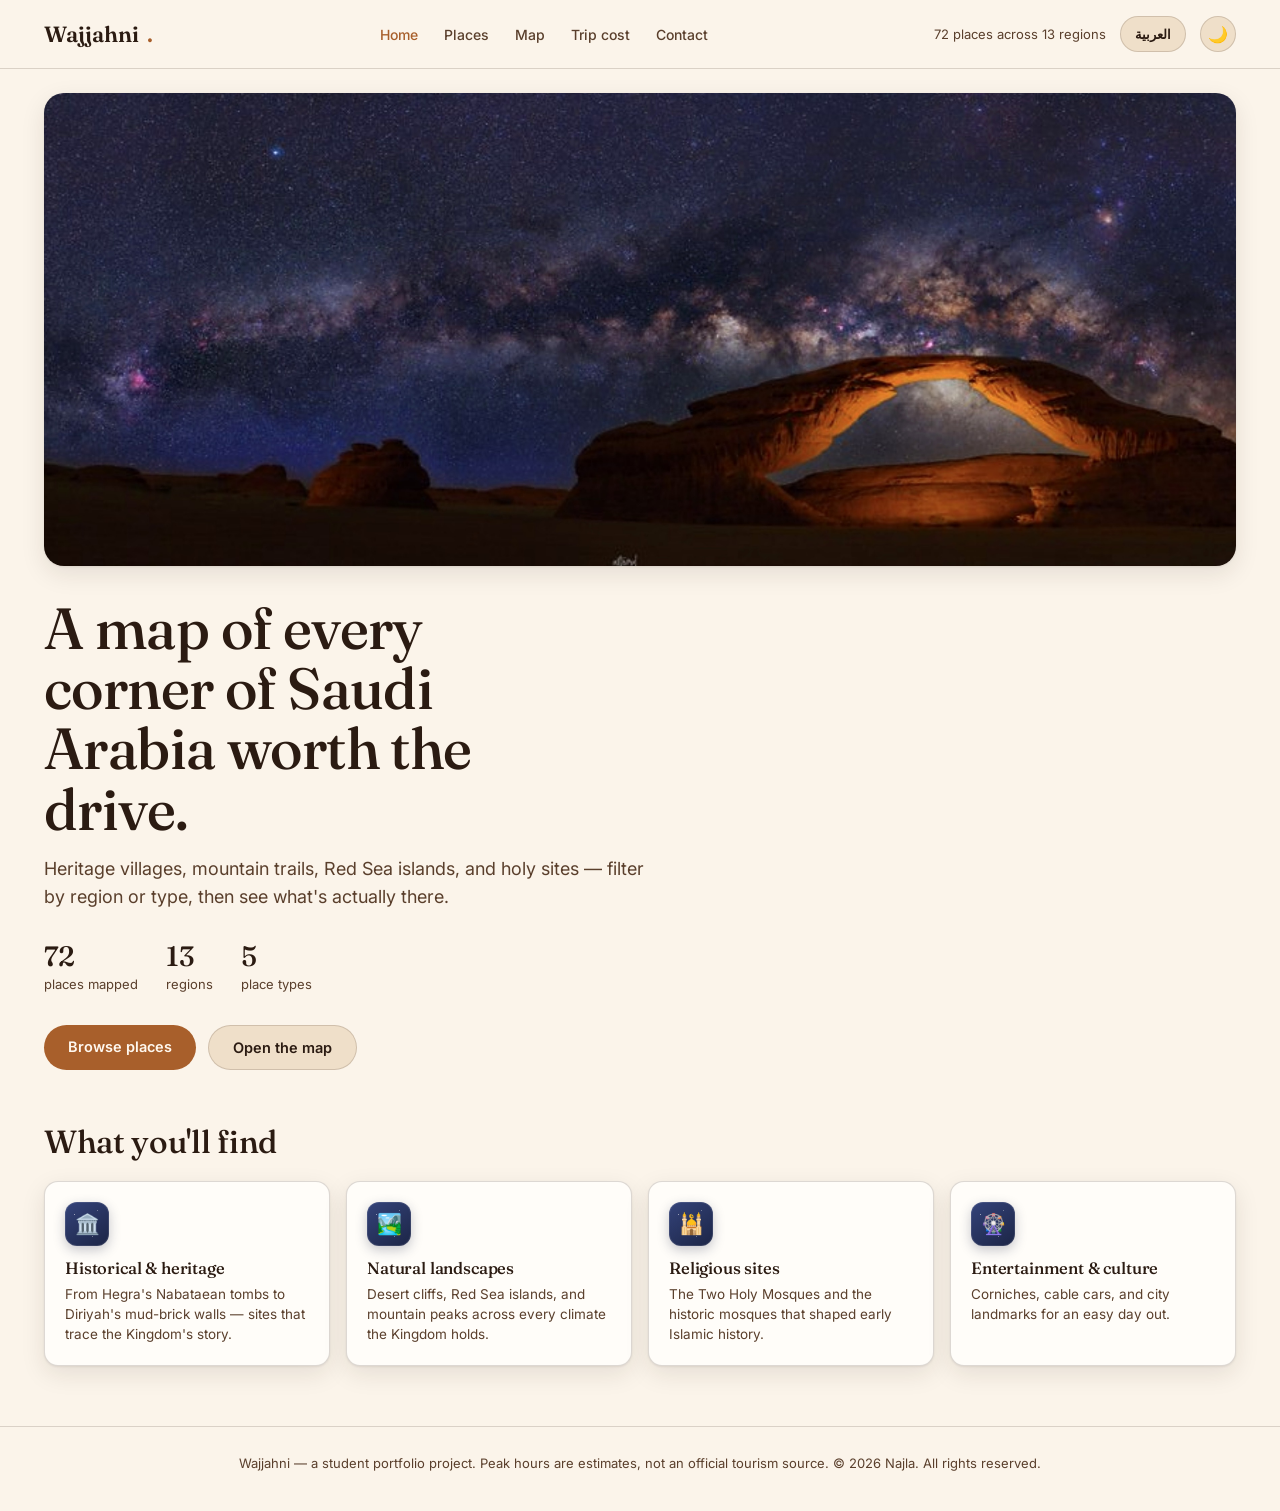
<file: index.html>
<!DOCTYPE html>
<html lang="en">
<head>
<meta charset="UTF-8">
<meta name="viewport" content="width=device-width, initial-scale=1, viewport-fit=cover">
<title>Wajjahni — Explore Saudi Arabia</title>
<link rel="preconnect" href="https://fonts.googleapis.com">
<link rel="preconnect" href="https://fonts.gstatic.com" crossorigin>
<link href="https://fonts.googleapis.com/css2?family=Fraunces:opsz,wght@9..144,400;9..144,500;9..144,600&family=Inter:wght@400;500;600;700&display=swap" rel="stylesheet">
<link rel="stylesheet" href="styles.css">
</head>
<body>

<header>
  <div class="nav">
    <div class="logo">Wajjahni<span>.</span></div>
    <nav class="nav-links" id="navLinks">
      <a href="index.html" data-i18n="nav.home">Home</a>
      <a href="places.html" data-i18n="nav.places">Places</a>
      <a href="map.html" data-i18n="nav.map">Map</a>
      <a href="planner.html" data-i18n="nav.planner">Trip cost</a>
      <a href="contact.html" data-i18n="nav.contact">Contact</a>
    </nav>
    <div class="nav-right">
      <div class="nav-meta" data-i18n="nav.meta">72 places across 13 regions</div>
      <button id="langToggle" class="lang-toggle">العربية</button>
      <button id="themeToggle" class="theme-toggle" aria-label="Toggle light/dark mode">🌙</button>
      <button id="navToggle" class="nav-toggle" aria-label="Open menu">☰</button>
    </div>
  </div>
</header>

<section class="hero hero-banner">
  <img class="banner-img" src="hero.jpg" alt="The Milky Way over a natural rock arch in the Saudi desert" width="3547" height="1407">
  <h1 class="display" data-i18n="hero.title">A map of every corner of Saudi Arabia worth the drive.</h1>
  <p class="lede" data-i18n="hero.lede">Heritage villages, mountain trails, Red Sea islands, and holy sites — filter by region or type, then see what's actually there.</p>
  <div class="stat-row">
    <div class="stat"><b>72</b><span data-i18n="stat.places">places mapped</span></div>
    <div class="stat"><b>13</b><span data-i18n="stat.regions">regions</span></div>
    <div class="stat"><b>5</b><span data-i18n="stat.types">place types</span></div>
  </div>
  <div class="hero-cta">
    <a href="places.html" class="btn-primary" data-i18n="cta.browse">Browse places</a>
    <a href="map.html" class="btn-secondary" data-i18n="cta.map">Open the map</a>
  </div>
</section>

<section class="home-highlights">
  <h2 class="display" data-i18n="highlights.title">What you'll find</h2>
  <div class="highlight-grid">
    <div class="highlight-card">
      <div class="hc-icon">🏛️</div>
      <h3 data-i18n="hl.historical.t">Historical &amp; heritage</h3>
      <p data-i18n="hl.historical.d">From Hegra's Nabataean tombs to Diriyah's mud-brick walls — sites that trace the Kingdom's story.</p>
    </div>
    <div class="highlight-card">
      <div class="hc-icon">🏞️</div>
      <h3 data-i18n="hl.natural.t">Natural landscapes</h3>
      <p data-i18n="hl.natural.d">Desert cliffs, Red Sea islands, and mountain peaks across every climate the Kingdom holds.</p>
    </div>
    <div class="highlight-card">
      <div class="hc-icon">🕌</div>
      <h3 data-i18n="hl.religious.t">Religious sites</h3>
      <p data-i18n="hl.religious.d">The Two Holy Mosques and the historic mosques that shaped early Islamic history.</p>
    </div>
    <div class="highlight-card">
      <div class="hc-icon">🎡</div>
      <h3 data-i18n="hl.entertainment.t">Entertainment &amp; culture</h3>
      <p data-i18n="hl.entertainment.d">Corniches, cable cars, and city landmarks for an easy day out.</p>
    </div>
  </div>
</section>

<footer data-i18n="footer.text">Wajjahni — a student portfolio project. Peak hours are estimates, not an official tourism source. © 2026 Najla. All rights reserved.</footer>

<script src="data.js"></script>
<script src="app.js"></script>
</body>
</html>
</file>
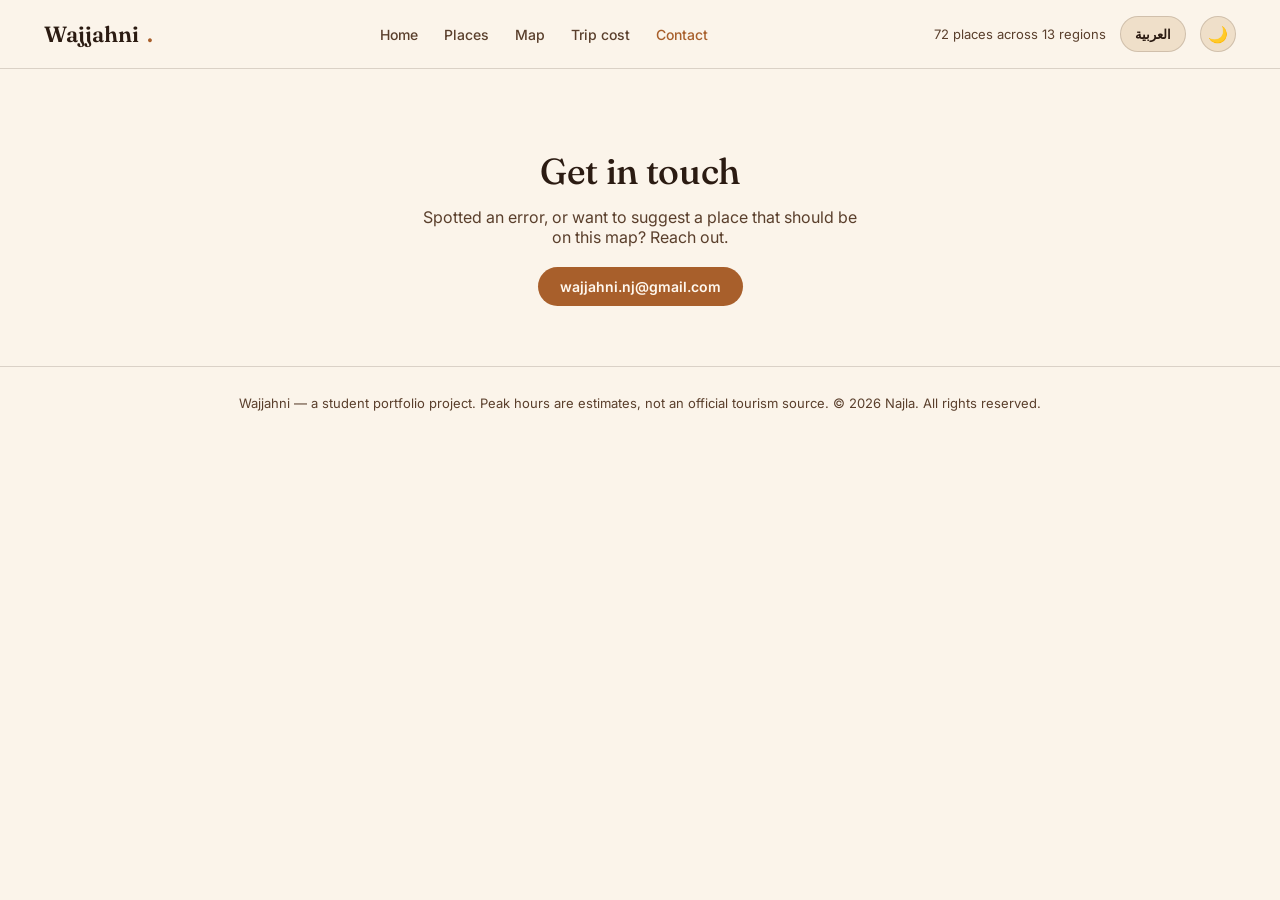
<file: contact.html>
<!DOCTYPE html>
<html lang="en">
<head>
<meta charset="UTF-8">
<meta name="viewport" content="width=device-width, initial-scale=1, viewport-fit=cover">
<title>Contact — Wajjahni</title>
<link rel="preconnect" href="https://fonts.googleapis.com">
<link rel="preconnect" href="https://fonts.gstatic.com" crossorigin>
<link href="https://fonts.googleapis.com/css2?family=Fraunces:opsz,wght@9..144,400;9..144,500;9..144,600&family=Inter:wght@400;500;600;700&display=swap" rel="stylesheet">
<link rel="stylesheet" href="styles.css">
</head>
<body>

<header>
  <div class="nav">
    <div class="logo">Wajjahni<span>.</span></div>
    <nav class="nav-links" id="navLinks">
      <a href="index.html" data-i18n="nav.home">Home</a>
      <a href="places.html" data-i18n="nav.places">Places</a>
      <a href="map.html" data-i18n="nav.map">Map</a>
      <a href="planner.html" data-i18n="nav.planner">Trip cost</a>
      <a href="contact.html" data-i18n="nav.contact">Contact</a>
    </nav>
    <div class="nav-right">
      <div class="nav-meta" data-i18n="nav.meta">72 places across 13 regions</div>
      <button id="langToggle" class="lang-toggle">العربية</button>
      <button id="themeToggle" class="theme-toggle" aria-label="Toggle light/dark mode">🌙</button>
      <button id="navToggle" class="nav-toggle" aria-label="Open menu">☰</button>
    </div>
  </div>
</header>

<section class="contact">
  <h2 class="display" data-i18n="contact.title">Get in touch</h2>
  <p class="lede" data-i18n="contact.lede">Spotted an error, or want to suggest a place that should be on this map? Reach out.</p>
  <a class="contact-link" href="mailto:wajjahni.nj@gmail.com">wajjahni.nj@gmail.com</a>
</section>

<footer data-i18n="footer.text">Wajjahni — a student portfolio project. Peak hours are estimates, not an official tourism source. © 2026 Najla. All rights reserved.</footer>

<script src="data.js"></script>
<script src="app.js"></script>
</body>
</html>
</file>
<file: styles.css>
/* Amiri (classic Naskh) for Arabic letters only (unicode-range), enlarged 18% so it matches the Latin fonts' size.
   Font files from Google Fonts (SIL Open Font License). */
@font-face {
  font-family: 'Amiri Arabic'; font-style: normal; font-weight: 400; font-display: swap; size-adjust: 118%;
  src: url(https://fonts.gstatic.com/s/amiri/v30/J7aRnpd8CGxBHpUrtLMS7JNKIjk.woff2) format('woff2');
  unicode-range: U+0600-06FF, U+0750-077F, U+0870-08FF, U+200C-200E, U+FB50-FDFF, U+FE70-FEFC;
}
@font-face {
  font-family: 'Amiri Arabic'; font-style: normal; font-weight: 700; font-display: swap; size-adjust: 118%;
  src: url(https://fonts.gstatic.com/s/amiri/v30/J7acnpd8CGxBHp2VkaY6zp5gGDAbnCA.woff2) format('woff2');
  unicode-range: U+0600-06FF, U+0750-077F, U+0870-08FF, U+200C-200E, U+FB50-FDFF, U+FE70-FEFC;
}


  :root {
    box-sizing: border-box;
    padding-top: env(safe-area-inset-top, 0px);
    padding-bottom: env(safe-area-inset-bottom, 0px);

    --sand-50:  #FBF4EA;
    --sand-100: #EFDFC9;
    --ink-900:  #2B1B12;
    --ink-700:  #5A3F2C;
    --rust-600: #A85F2B;
    --rust-700: #874A1F;
    --teal-600: #7A5230;
    --gold-500: #C08A3E;
    --line: rgba(43,27,18,0.16);

    --bg: var(--sand-50);
    --bg-raised: #FFFDF9;
    --text: var(--ink-900);
    --text-muted: var(--ink-700);
    --accent: var(--rust-600);
    --accent-strong: var(--rust-700);
    --accent-2: var(--teal-600);
    --chip-bg: var(--sand-100);
    --border: var(--line);
    --shadow: 0 1px 2px rgba(43,27,18,0.08), 0 8px 24px rgba(43,27,18,0.10);
    --header-bg: rgba(251,244,234,0.88);

    /* Navy "night sky", taken from the home photo. Orange = main actions, navy = decoration and info. */
    --sky:
      radial-gradient(1px 1px at 22% 28%, rgba(255,255,255,.9), transparent 60%),
      radial-gradient(1px 1px at 74% 20%, rgba(255,255,255,.7), transparent 60%),
      radial-gradient(1.2px 1.2px at 62% 78%, rgba(255,255,255,.6), transparent 60%),
      linear-gradient(145deg, #34437A 0%, #1C2546 100%);
    --sky-large:
      radial-gradient(1px 1px at 12% 22%, rgba(255,255,255,.9), transparent 60%),
      radial-gradient(1px 1px at 34% 62%, rgba(255,255,255,.6), transparent 60%),
      radial-gradient(1.4px 1.4px at 58% 18%, rgba(255,255,255,.85), transparent 60%),
      radial-gradient(1px 1px at 81% 44%, rgba(255,255,255,.7), transparent 60%),
      radial-gradient(1px 1px at 90% 80%, rgba(255,255,255,.5), transparent 60%),
      radial-gradient(1.2px 1.2px at 24% 86%, rgba(255,255,255,.6), transparent 60%),
      radial-gradient(1px 1px at 68% 70%, rgba(255,255,255,.5), transparent 60%),
      linear-gradient(160deg, #34437A 0%, #1C2546 70%, #151B33 100%);
  }

  @media (prefers-color-scheme: dark) {
    :root:not([data-theme="light"]) {
      --bg: #1B120C;
      --bg-raised: #241811;
      --text: #F2E4D3;
      --text-muted: #C9A67F;
      --accent: #D98A4A;
      --accent-strong: #EFA564;
      --accent-2: #A97A46;
      --chip-bg: #2C1D14;
      --border: rgba(242,228,211,0.14);
      --shadow: 0 1px 2px rgba(0,0,0,0.35), 0 12px 32px rgba(0,0,0,0.5);
      --header-bg: rgba(27,18,12,0.85);
    }
  }
  :root[data-theme="dark"] {
    --bg: #1B120C;
    --bg-raised: #241811;
    --text: #F2E4D3;
    --text-muted: #C9A67F;
    --accent: #D98A4A;
    --accent-strong: #EFA564;
    --accent-2: #A97A46;
    --chip-bg: #2C1D14;
    --border: rgba(242,228,211,0.14);
    --shadow: 0 1px 2px rgba(0,0,0,0.35), 0 12px 32px rgba(0,0,0,0.5);
    --header-bg: rgba(27,18,12,0.85);
  }

  * { box-sizing: border-box; }
  html { scroll-padding-top: env(safe-area-inset-top, 0px); scroll-behavior: smooth; }
  body {
    margin: 0;
    background: var(--bg);
    color: var(--text);
    font-family: 'Inter', 'Amiri Arabic', -apple-system, BlinkMacSystemFont, sans-serif;
    -webkit-font-smoothing: antialiased;
  }
  h1, h2, h3, .display {
    font-family: 'Fraunces', 'Amiri Arabic', Georgia, serif;
    font-weight: 500;
    letter-spacing: -0.01em;
    margin: 0;
  }
  a { color: inherit; }
  img { max-width: 100%; display: block; }

  /* ---------- Header ---------- */
  header {
    position: sticky;
    top: 0;
    z-index: 50;
    padding-top: env(safe-area-inset-top, 0px);
    background: var(--header-bg);
    backdrop-filter: blur(10px);
    border-bottom: 1px solid var(--border);
  }
  .nav {
    max-width: 1240px;
    margin: 0 auto;
    padding: 16px 24px;
    display: flex;
    align-items: center;
    justify-content: space-between;
    gap: 16px;
  }
  .logo {
    display: flex;
    align-items: baseline;
    gap: 8px;
    font-family: 'Fraunces', 'Amiri Arabic', serif;
    font-size: 22px;
    font-weight: 600;
  }
  .logo span { color: var(--accent); }

  .nav-links {
    display: flex;
    gap: 26px;
  }
  .nav-links a {
    font-size: 14px;
    font-weight: 500;
    text-decoration: none;
    color: var(--text-muted);
    transition: color 0.15s ease;
  }
  .nav-links a:hover { color: var(--accent); }
  .nav-links a.current { color: var(--accent); }

  .nav-toggle {
    display: none;
    width: 36px;
    height: 36px;
    border-radius: 8px;
    border: 1px solid var(--border);
    background: var(--chip-bg);
    font-size: 16px;
    cursor: pointer;
  }
  @media (max-width: 760px) {
    .nav-links {
      position: absolute;
      top: 100%;
      left: 0;
      right: 0;
      flex-direction: column;
      gap: 0;
      background: var(--bg-raised);
      border-bottom: 1px solid var(--border);
      max-height: 0;
      overflow: hidden;
      transition: max-height 0.2s ease;
    }
    .nav-links.open { max-height: 320px; }
    .nav-links a { padding: 14px 24px; border-top: 1px solid var(--border); }
    .nav-toggle { display: block; }
  }
  .nav-meta {
    font-size: 13px;
    color: var(--text-muted);
  }
  .nav-right {
    display: flex;
    align-items: center;
    gap: 14px;
  }
  /* Small phones: hide the place count and tighten the header so nothing gets cut off */
  @media (max-width: 480px) {
    .nav { padding: 14px 16px; gap: 10px; }
    .nav-meta { display: none; }
    .nav-right { gap: 8px; }
  }
  .theme-toggle {
    width: 36px;
    height: 36px;
    border-radius: 50%;
    border: 1px solid var(--border);
    background: var(--chip-bg);
    cursor: pointer;
    font-size: 16px;
    display: flex;
    align-items: center;
    justify-content: center;
    transition: border-color 0.15s ease;
  }
  .theme-toggle:hover { border-color: var(--accent); }

  .lang-toggle {
    height: 36px;
    padding: 0 14px;
    border-radius: 999px;
    border: 1px solid var(--border);
    background: var(--chip-bg);
    color: var(--text);
    cursor: pointer;
    font-size: 13px;
    font-weight: 600;
    transition: border-color 0.15s ease;
  }
  .lang-toggle:hover { border-color: var(--accent); }

  /* ---------- RTL support ---------- */
  /* Fonts: English uses Fraunces (headings) + Inter (text). Arabic letters aren't in those fonts,
     so the browser takes them from Amiri, the next font in each list (a classic Naskh font).
     Amiri looks small next to Latin fonts, so its letters are enlarged by 18% (size-adjust, at the top of this file),
     and Arabic pages get a bit more line height. */
  html[dir="rtl"] body { font-family: 'Amiri Arabic', 'Inter', serif; line-height: 1.7; }
  /* Amiri's tall letters need more room between heading lines */
  html[dir="rtl"] h1, html[dir="rtl"] h2, html[dir="rtl"] h3, html[dir="rtl"] .display { line-height: 1.45; }
  html[dir="rtl"] .nav-links { flex-direction: row-reverse; }
  html[dir="rtl"] .nav-right { flex-direction: row-reverse; }
  html[dir="rtl"] .nav { flex-direction: row-reverse; }
  html[dir="rtl"] .search-row { flex-direction: row-reverse; }
  html[dir="rtl"] .place-card, html[dir="rtl"] .place-tile .pt-body { text-align: right; }
  html[dir="rtl"] .pc-top { flex-direction: row-reverse; }
  html[dir="rtl"] .type-dot { margin-right: 0; margin-left: 6px; }
  html[dir="rtl"] .stat-row { flex-direction: row-reverse; }
  html[dir="rtl"] .hero-cta { flex-direction: row-reverse; }
  html[dir="rtl"] .card-actions { flex-direction: row-reverse; }
  html[dir="rtl"] .workspace { direction: rtl; }
  html[dir="rtl"] .list-panel-head { flex-direction: row-reverse; }

  /* ---------- Hero ---------- */
  .hero {
    max-width: 1240px;
    margin: 0 auto;
    padding: 56px 24px 28px;
  }
  .hero h1 {
    font-size: clamp(34px, 5.4vw, 58px);
    line-height: 1.04;
    max-width: 15ch;
  }
  .hero p.lede {
    margin-top: 16px;
    max-width: 56ch;
    font-size: 18px;
    line-height: 1.55;
    color: var(--text-muted);
  }
  .stat-row {
    display: flex;
    gap: 28px;
    margin-top: 28px;
    flex-wrap: wrap;
  }
  .stat b {
    display: block;
    font-family: 'Fraunces', 'Amiri Arabic', serif;
    font-size: 28px;
    font-weight: 500;
  }
  .stat span {
    font-size: 13px;
    color: var(--text-muted);
  }

  /* ---------- Home page: CTA + highlights ---------- */
  .hero-cta {
    display: flex;
    gap: 12px;
    margin-top: 32px;
    flex-wrap: wrap;
  }
  .btn-primary, .btn-secondary {
    padding: 13px 24px;
    border-radius: 999px;
    font-size: 14.5px;
    font-weight: 600;
    text-decoration: none;
    display: inline-block;
  }
  .btn-primary {
    background: var(--accent);
    color: #FFF8EF;
  }
  .btn-secondary {
    background: var(--chip-bg);
    color: var(--text);
    border: 1px solid var(--border);
  }
  .home-highlights {
    max-width: 1240px;
    margin: 24px auto 60px;
    padding: 0 24px;
  }
  .home-highlights h2 {
    font-size: clamp(24px, 3.6vw, 32px);
    margin-bottom: 20px;
  }
  .highlight-grid {
    display: grid;
    grid-template-columns: repeat(4, 1fr);
    gap: 16px;
  }
  @media (max-width: 860px) {
    .highlight-grid { grid-template-columns: 1fr 1fr; }
  }
  @media (max-width: 520px) {
    .highlight-grid { grid-template-columns: 1fr; }
  }
  .highlight-card {
    background: var(--bg-raised);
    border: 1px solid var(--border);
    border-radius: 14px;
    padding: 20px;
    box-shadow: var(--shadow);
  }
  /* Navy "night sky" icons, to match the home photo (tiny dots = stars) */
  .hc-icon {
    width: 44px; height: 44px;
    border-radius: 12px;
    display: flex; align-items: center; justify-content: center;
    font-size: 20px;
    background: var(--sky);
    box-shadow: inset 0 0 0 1px rgba(255,255,255,.10), 0 4px 12px rgba(28,37,70,.25);
    margin-bottom: 12px;
  }
  .highlight-card h3 {
    font-family: 'Fraunces', 'Amiri Arabic', serif;
    font-size: 16.5px;
    font-weight: 500;
    margin: 0 0 6px;
  }
  .highlight-card p {
    font-size: 13.5px;
    color: var(--text-muted);
    line-height: 1.5;
    margin: 0;
  }

  /* ---------- Places/Map page head ---------- */
  .page-head {
    max-width: 1240px;
    margin: 0 auto;
    padding: 40px 24px 8px;
  }
  .page-head h1 { font-size: clamp(28px, 4.4vw, 42px); }
  .page-head .lede { margin-top: 10px; color: var(--text-muted); font-size: 16px; }

  /* ---------- Places grid page ---------- */
  .places-grid {
    max-width: 1240px;
    margin: 24px auto 64px;
    padding: 0 24px;
    display: grid;
    grid-template-columns: repeat(3, 1fr);
    gap: 18px;
  }
  @media (max-width: 960px) {
    .places-grid { grid-template-columns: 1fr 1fr; }
  }
  @media (max-width: 620px) {
    .places-grid { grid-template-columns: 1fr; }
  }
  .place-tile {
    background: var(--bg-raised);
    border: 1px solid var(--border);
    border-radius: 14px;
    overflow: hidden;
    box-shadow: var(--shadow);
  }
  .pt-thumb {
    width: 100%;
    height: 150px;
    object-fit: cover;
    background: var(--chip-bg);
  }
  .pt-body {
    padding: 14px 16px 16px;
    display: flex;
    flex-direction: column;
    gap: 6px;
  }
  .pt-desc {
    font-size: 13px;
    color: var(--text-muted);
    line-height: 1.5;
    margin: 4px 0 6px;
  }

  /* ---------- Controls ---------- */
  .controls {
    max-width: 1240px;
    margin: 20px auto 0;
    padding: 0 24px;
    display: flex;
    flex-direction: column;
    gap: 14px;
  }
  .search-box {
    display: flex;
    align-items: center;
    gap: 10px;
    background: var(--bg-raised);
    border: 1px solid var(--border);
    border-radius: 12px;
    padding: 12px 16px;
    max-width: 420px;
    box-shadow: var(--shadow);
  }
  .search-box input {
    border: none;
    background: transparent;
    outline: none;
    color: var(--text);
    font-family: 'Inter', 'Amiri Arabic', sans-serif;
    font-size: 15px;
    width: 100%;
  }
  .search-box input::placeholder { color: var(--text-muted); }

  .search-row {
    display: flex;
    align-items: center;
    gap: 12px;
    flex-wrap: wrap;
  }
  .locate-btn {
    border: 1px solid var(--border);
    background: var(--bg-raised);
    color: var(--text);
    padding: 12px 18px;
    border-radius: 12px;
    font-size: 14px;
    font-weight: 500;
    cursor: pointer;
    box-shadow: var(--shadow);
    transition: border-color 0.15s ease;
  }
  .locate-btn:hover { border-color: var(--accent); }
  .locate-btn.active {
    background: var(--accent);
    border-color: var(--accent);
    color: #FFF8EF;
  }
  .locate-status {
    font-size: 13px;
    color: var(--text-muted);
    min-height: 18px;
  }
  .pc-distance {
    color: var(--accent-strong);
    font-weight: 600;
  }
  .search-box svg { flex: none; opacity: 0.6; }

  .chip-row {
    display: flex;
    flex-wrap: wrap;
    gap: 8px;
  }
  .chip-row.regions { max-height: 74px; overflow-y: auto; padding-bottom: 2px; }
  .chip {
    border: 1px solid var(--border);
    background: var(--chip-bg);
    color: var(--text);
    padding: 7px 14px;
    border-radius: 999px;
    font-size: 13px;
    font-weight: 500;
    cursor: pointer;
    white-space: nowrap;
    transition: background 0.15s ease, color 0.15s ease, border-color 0.15s ease;
  }
  .chip:hover { border-color: var(--accent); }
  .chip.active {
    background: var(--accent);
    border-color: var(--accent);
    color: #FFF8EF;
  }

  /* ---------- Layout: map + list ---------- */
  .workspace {
    max-width: 1240px;
    margin: 24px auto 64px;
    padding: 0 24px;
    display: grid;
    grid-template-columns: 380px 1fr;
    gap: 20px;
    align-items: start;
  }
  @media (max-width: 860px) {
    .workspace { grid-template-columns: 1fr; }
    #leafletMap { height: 380px !important; }
  }

  .list-panel {
    background: var(--bg-raised);
    border: 1px solid var(--border);
    border-radius: 16px;
    box-shadow: var(--shadow);
    overflow: hidden;
    display: flex;
    flex-direction: column;
    max-height: 620px;
  }
  .list-panel-head {
    padding: 14px 18px;
    border-bottom: 1px solid var(--border);
    font-size: 13px;
    color: var(--text-muted);
    display: flex;
    justify-content: space-between;
  }
  .list-scroll {
    overflow-y: auto;
    padding: 6px;
  }
  .place-card {
    display: flex;
    flex-direction: row;
    gap: 10px;
    padding: 10px;
    border-radius: 12px;
    cursor: pointer;
    border: 1px solid transparent;
  }
  .pc-thumb {
    width: 68px;
    height: 68px;
    border-radius: 8px;
    object-fit: cover;
    flex: none;
    background: var(--chip-bg);
  }
  .pc-body {
    display: flex;
    flex-direction: column;
    gap: 4px;
    flex: 1;
    min-width: 0;
  }
  .peak-btn {
    align-self: flex-start;
    margin-top: 2px;
    border: 1px solid var(--border);
    background: var(--bg-raised);
    color: var(--accent-strong);
    font-size: 11.5px;
    font-weight: 600;
    padding: 4px 10px;
    border-radius: 999px;
    cursor: pointer;
  }
  .peak-btn:hover { border-color: var(--accent); }

  .card-actions {
    display: flex;
    gap: 6px;
    flex-wrap: wrap;
  }
  .gmaps-btn {
    align-self: flex-start;
    margin-top: 2px;
    border: 1px solid var(--accent);
    background: transparent;
    color: var(--accent-strong);
    font-size: 11.5px;
    font-weight: 600;
    padding: 4px 10px;
    border-radius: 999px;
    cursor: pointer;
    text-decoration: none;
    display: inline-block;
  }
  .gmaps-btn:hover { background: var(--chip-bg); }

  .gmaps-link {
    display: inline-block;
    margin-top: 8px;
    font-size: 12.5px;
    font-weight: 600;
    color: var(--accent-strong);
    text-decoration: none;
    border: 1px solid var(--accent);
    padding: 4px 10px;
    border-radius: 999px;
  }
  .place-card:hover { background: var(--chip-bg); }
  .place-card.active {
    background: var(--chip-bg);
    border-color: var(--accent);
  }
  .place-card .pc-top {
    display: flex;
    justify-content: space-between;
    align-items: baseline;
    gap: 8px;
  }
  .place-card .pc-name {
    font-weight: 600;
    font-size: 14.5px;
  }
  .place-card .pc-rating {
    font-size: 12.5px;
    color: var(--accent-strong);
    white-space: nowrap;
  }
  .place-card .pc-meta {
    font-size: 12.5px;
    color: var(--text-muted);
  }
  .type-dot {
    display: inline-block;
    width: 8px; height: 8px;
    border-radius: 50%;
    margin-right: 6px;
    position: relative;
    top: -1px;
  }

  #leafletMap {
    height: 620px;
    border-radius: 16px;
    border: 1px solid var(--border);
    box-shadow: var(--shadow);
  }
  .map-col {
    display: flex;
    flex-direction: column;
    gap: 10px;
  }
  .route-info {
    display: none;
    align-items: center;
    gap: 8px;
    flex-wrap: wrap;
    background: var(--bg-raised);
    border: 1px solid var(--border);
    border-radius: 12px;
    padding: 12px 16px;
    box-shadow: var(--shadow);
    font-size: 14px;
  }
  .route-info.show { display: flex; }
  .route-hint { color: var(--text-muted); font-size: 13.5px; }
  .route-place { font-weight: 600; }
  .route-km { color: var(--accent-strong); font-weight: 700; }
  .route-dot { color: var(--text-muted); }
  .route-time { color: var(--text-muted); }
  .route-clear {
    margin-left: auto;
    border: none;
    background: var(--chip-bg);
    width: 24px; height: 24px;
    border-radius: 50%;
    cursor: pointer;
    color: var(--text-muted);
    font-size: 12px;
  }
  /* Hide Leaflet Routing Machine's default itinerary panel — we show our own summary instead */
  .leaflet-routing-container { display: none !important; }

  .leaflet-popup-content-wrapper {
    background: var(--bg-raised);
    color: var(--text);
    border-radius: 12px;
  }
  .leaflet-popup-tip { background: var(--bg-raised); }
  .popup-img {
    width: 100%;
    height: 110px;
    object-fit: cover;
    border-radius: 8px;
    margin-bottom: 8px;
  }
  .popup-title { font-family: 'Fraunces', 'Amiri Arabic', serif; font-size: 16px; margin: 0 0 4px; }
  .popup-meta { font-size: 12.5px; color: var(--text-muted); margin-bottom: 6px; }
  .popup-desc { font-size: 13px; line-height: 1.45; }

  .contact {
    max-width: 640px;
    margin: 80px auto 60px;
    padding: 0 24px;
    text-align: center;
  }
  .contact h2 { font-size: clamp(26px, 4vw, 36px); }
  .contact .lede { margin: 14px auto 0; color: var(--text-muted); max-width: 44ch; }
  .contact-link {
    display: inline-block;
    margin-top: 20px;
    padding: 11px 22px;
    border-radius: 999px;
    background: var(--accent);
    color: #FFF8EF;
    text-decoration: none;
    font-weight: 600;
    font-size: 14px;
  }

  /* ---------- Peak hours modal ---------- */
  .peak-modal {
    display: none;
    position: fixed;
    inset: 0;
    background: rgba(20,12,6,0.55);
    z-index: 100;
    padding: 20px;
    align-items: center;
    justify-content: center;
  }
  .peak-modal.open { display: flex; }
  .peak-modal-box {
    background: var(--bg-raised);
    border: 1px solid var(--border);
    border-radius: 18px;
    padding: 26px 24px 20px;
    max-width: 460px;
    width: 100%;
    box-shadow: var(--shadow);
    position: relative;
  }
  .peak-close {
    position: absolute;
    top: 14px; right: 14px;
    width: 30px; height: 30px;
    border-radius: 50%;
    border: 1px solid var(--border);
    background: var(--chip-bg);
    cursor: pointer;
    font-size: 13px;
  }
  .peak-title { font-family: 'Fraunces', 'Amiri Arabic', serif; font-size: 20px; margin: 0 0 4px; padding-right: 30px; }
  .peak-sub { font-size: 12.5px; color: var(--text-muted); margin: 0 0 20px; }
  .peak-chart {
    display: flex;
    align-items: flex-end;
    gap: 3px;
    height: 130px;
    border-bottom: 1px solid var(--border);
    padding-bottom: 4px;
  }
  .peak-bar-col {
    flex: 1;
    display: flex;
    flex-direction: column;
    justify-content: flex-end;
    align-items: center;
    height: 100%;
    position: relative;
  }
  .peak-bar {
    width: 100%;
    max-width: 10px;
    margin: 0 auto;
    background: var(--chip-bg);
    border-radius: 3px 3px 0 0;
    min-height: 3px;
    transition: height 0.3s ease;
  }
  .peak-bar.now { background: var(--accent); }
  .peak-hlabel {
    position: absolute;
    bottom: -18px;
    font-size: 10px;
    color: var(--text-muted);
  }
  .peak-verdict {
    margin: 22px 0 0;
    font-size: 13.5px;
    font-weight: 600;
    color: var(--accent-strong);
    text-align: center;
  }

  footer {
    border-top: 1px solid var(--border);
    padding: 28px 24px 40px;
    text-align: center;
    font-size: 13px;
    color: var(--text-muted);
  }

  .empty-state {
    padding: 40px 20px;
    text-align: center;
    color: var(--text-muted);
    font-size: 14px;
  }
  .empty-state .empty-title { margin: 0 0 16px; font-size: 15px; color: var(--text); }
  .empty-actions { display: flex; gap: 10px; justify-content: center; flex-wrap: wrap; }

/* ---- Photo placeholders and credits ---- */
.img-placeholder {
  display: grid;
  place-items: center;
  align-content: center;
  gap: 4px;
  background: var(--sky-large);
  color: rgba(255,255,255,.75);
  text-align: center;
}
.img-placeholder span { font-size: 34px; line-height: 1; }
.img-placeholder small { font-size: 12px; }
.pc-thumb.img-placeholder span { font-size: 24px; }
.pc-thumb.img-placeholder small { display: none; }
.popup-img.img-placeholder { height: 110px; }
.photo-credit {
  display: block;
  margin-top: 8px;
  font-size: 11px;
  color: var(--text-muted);
  text-decoration: none;
  overflow: hidden;
  text-overflow: ellipsis;
  white-space: nowrap;
}
.photo-credit:hover { color: var(--accent); text-decoration: underline; }

/* ---- Home hero photo (used with the photographer's permission) ----
   Shown as a banner at its own shape (no cropping, no stretching to the full screen width),
   so the photo stays sharp and the photographer's signature stays visible. */
.hero.hero-banner { max-width: 1240px; margin: 0 auto; padding: 24px 24px 28px; }
.hero-banner .banner-img {
  display: block;
  width: 100%;
  height: auto;
  aspect-ratio: 3547 / 1407;
  border-radius: 20px;
  box-shadow: var(--shadow);
  margin-bottom: 32px;
  background: #0d0a14;   /* dark placeholder while the photo loads */
}
@media (max-width: 480px) {
  .hero.hero-banner { padding: 16px 16px 24px; }
  .hero-banner .banner-img { border-radius: 14px; margin-bottom: 22px; }
}

/* ---- Nearby services modal ---- */
.nearby-box { max-width: 520px; max-height: 85vh; overflow-y: auto; }
.nearby-group { margin-top: 14px; }
.nearby-group h4 { margin: 0 0 6px; font-size: 14px; color: var(--text); }
.nearby-group ul { list-style: none; margin: 0; padding: 0; display: flex; flex-direction: column; gap: 6px; }
.nearby-group li {
  display: grid;
  grid-template-columns: 1fr auto auto;
  align-items: center;
  gap: 10px;
  padding: 8px 10px;
  border: 1px solid var(--border);
  border-radius: 10px;
  font-size: 13px;
}
.nb-name { min-width: 0; overflow: hidden; text-overflow: ellipsis; white-space: nowrap; color: var(--text); }
.nb-km { color: var(--text-muted); font-variant-numeric: tabular-nums; white-space: nowrap; }
.nb-go { color: var(--accent); text-decoration: none; white-space: nowrap; font-weight: 600; }
.nb-go:hover { text-decoration: underline; }
.nearby-source { margin-top: 14px; font-size: 11px; color: var(--text-muted); }
@media (max-width: 480px) {
  .nearby-group li { grid-template-columns: 1fr auto; }
  .nb-go { grid-column: 1 / -1; }
}

/* ---- Nearby services on the map ---- */
.svc-marker { background: none; border: 0; }
.svc-marker span {
  display: grid; place-items: center;
  width: 28px; height: 28px; border-radius: 50%;
  background: #fff; border: 2px solid; font-size: 14px; line-height: 1;
  box-shadow: 0 1px 4px rgba(0,0,0,.35);
}
.svc-control {
  display: none;
  background: var(--bg-raised);
  color: var(--text);
  padding: 8px 10px;
  border-radius: 10px;
  font-size: 12px;
  line-height: 1.7;
}
.svc-control.show { display: block; }
.svc-control-title { font-weight: 600; margin-bottom: 2px; }
.svc-control label { display: flex; align-items: center; gap: 6px; cursor: pointer; white-space: nowrap; }


/* ---- Trip cost estimator (planner.html) ---- */
.planner-wrap { max-width: 1240px; margin: 0 auto; padding: 16px 24px 48px; }
.plan-notice {
  display: flex; flex-direction: column; gap: 4px;
  background: var(--chip-bg); border: 1px solid var(--border);
  border-inline-start: 4px solid var(--gold-500);
  border-radius: 12px; padding: 14px 16px; font-size: 14px; color: var(--text-muted);
}
.plan-notice b { color: var(--text); }
.plan-notice-sample { display: none; font-weight: 600; color: var(--accent-strong); }
.plan-notice.is-sample .plan-notice-sample { display: block; }

.plan-steps {
  list-style: none; padding: 0; margin: 20px 0;
  display: grid; grid-template-columns: repeat(3, 1fr); gap: 12px;
}
.plan-steps li { display: flex; gap: 12px; align-items: flex-start; }
.plan-steps li > span {
  flex: none; width: 30px; height: 30px; border-radius: 50%;
  display: grid; place-items: center; font-weight: 700; font-size: 14px;
  background: var(--sky); color: #fff; box-shadow: inset 0 0 0 1px rgba(255,255,255,.12);
}
.plan-steps b { display: block; font-size: 15px; }
.plan-steps small { color: var(--text-muted); font-size: 13px; }

.planner-grid { display: grid; grid-template-columns: minmax(0, 1.25fr) minmax(0, 1fr); gap: 20px; align-items: start; }
.plan-card {
  background: var(--bg-raised); border: 1px solid var(--border);
  border-radius: 16px; padding: 22px; box-shadow: var(--shadow);
}
.plan-section { font-size: 20px; margin: 0 0 14px; }
.plan-section:not(:first-child) { margin-top: 26px; padding-top: 20px; border-top: 1px solid var(--border); }
.plan-field { display: flex; flex-direction: column; gap: 8px; margin-bottom: 16px; }
.plan-field > span { font-size: 13px; font-weight: 600; color: var(--text-muted); }
.plan-field select {
  width: 100%; padding: 12px 14px; border-radius: 12px; font-size: 15px;
  border: 1px solid var(--border); background: var(--bg); color: var(--text); font-family: inherit;
}
.plan-row { display: grid; grid-template-columns: 1fr 1fr; gap: 16px; }

.stepper {
  display: flex; align-items: center; justify-content: space-between;
  border: 1px solid var(--border); border-radius: 12px; background: var(--bg); padding: 4px;
}
.stepper button {
  width: 40px; height: 40px; border-radius: 9px; border: 0; cursor: pointer;
  background: var(--chip-bg); color: var(--text); font-size: 20px; line-height: 1;
}
.stepper button:hover { background: var(--accent); color: #FFF8EF; }
.stepper output { font-size: 18px; font-weight: 700; }

.seg { display: flex; gap: 8px; flex-wrap: wrap; }
.seg button {
  flex: 1 1 0; min-width: 0; padding: 11px 12px; border-radius: 12px; cursor: pointer;
  border: 1px solid var(--border); background: var(--bg); color: var(--text);
  font-size: 14px; font-weight: 500; font-family: inherit;
}
.seg button:hover { border-color: var(--accent); }
.seg button.active { background: var(--accent); border-color: var(--accent); color: #FFF8EF; }
.seg-cards button { display: flex; flex-direction: column; gap: 3px; text-align: start; }
.seg-cards small { font-size: 12px; opacity: 0.8; }

.plan-result { position: sticky; top: 90px; }
.res-label { font-size: 13px; font-weight: 600; color: var(--text-muted); text-transform: uppercase; letter-spacing: .04em; }
.res-total { font-family: 'Fraunces', 'Amiri Arabic', Georgia, serif; font-size: clamp(36px, 5vw, 48px); font-weight: 600; color: var(--accent-strong); line-height: 1.15; margin-top: 4px; }
.res-total small { font-size: 18px; font-family: 'Inter', 'Amiri Arabic', sans-serif; color: var(--text-muted); }
.res-range { font-size: 14px; color: var(--text-muted); margin-top: 4px; }
.res-pp { font-size: 14px; font-weight: 600; margin-top: 2px; }
.res-facts { display: flex; flex-direction: column; gap: 4px; font-size: 13px; color: var(--text-muted); margin: 16px 0 0; padding-top: 14px; border-top: 1px solid var(--border); }
.res-warn { margin-top: 12px; font-size: 13px; padding: 10px 12px; border-radius: 10px; background: var(--chip-bg); border-inline-start: 3px solid var(--gold-500); }
.res-breakdown { display: flex; flex-direction: column; gap: 12px; margin-top: 18px; }
.res-ticket { margin-top: 14px; font-size: 13px; color: var(--text-muted); padding: 10px 12px; border-radius: 10px; background: var(--chip-bg); }
.res-ticket b { color: var(--text); }
.res-ticket a { color: var(--accent); }
.res-row-top { display: flex; justify-content: space-between; gap: 10px; font-size: 14px; margin-bottom: 5px; }
.res-bar { height: 8px; border-radius: 99px; background: var(--chip-bg); overflow: hidden; }
.res-bar i { display: block; height: 100%; border-radius: 99px; background: var(--accent); transition: width .25s ease; }
.res-how { margin-top: 18px; font-size: 13px; color: var(--text-muted); }
.res-how summary { cursor: pointer; font-weight: 600; color: var(--text); }
.res-how ul { padding-inline-start: 18px; margin: 8px 0 0; display: flex; flex-direction: column; gap: 6px; }

.plan-incl { display: grid; grid-template-columns: 1fr 1fr; gap: 20px; margin-top: 20px; }
.plan-incl > div { background: var(--bg-raised); border: 1px solid var(--border); border-radius: 16px; padding: 18px 22px; }
.plan-incl h3 { font-size: 17px; margin: 0 0 8px; }
.plan-incl ul { margin: 0; padding-inline-start: 18px; font-size: 14px; color: var(--text-muted); display: flex; flex-direction: column; gap: 4px; }

@media (max-width: 860px) {
  .planner-grid { grid-template-columns: 1fr; }
  .plan-result { position: static; }
  .plan-steps { grid-template-columns: 1fr; gap: 10px; }
  .plan-incl { grid-template-columns: 1fr; }
}
@media (max-width: 480px) {
  .planner-wrap { padding: 12px 16px 40px; }
  .plan-card { padding: 18px 16px; }
  .seg-cards { flex-direction: column; }
}

/* Trip cost estimator: hotels and extra inputs */
.plan-hint { font-size: 12px; color: var(--text-muted); margin: -6px 0 14px; font-weight: 400; }
.plan-field .plan-hint { margin: 0; }
.plan-input {
  width: 100%; padding: 12px 14px; border-radius: 12px; font-size: 15px; font-family: inherit;
  border: 1px solid var(--border); background: var(--bg); color: var(--text);
}
.plan-input:focus, .plan-field select:focus { outline: 2px solid var(--accent); outline-offset: 1px; }
.hotel-list {
  max-height: 280px; overflow-y: auto; display: flex; flex-direction: column; gap: 6px;
  padding: 2px; margin-top: 2px;
}
.hotel-item {
  display: flex; justify-content: space-between; align-items: center; gap: 10px;
  text-align: start; padding: 10px 12px; border-radius: 10px; cursor: pointer;
  border: 1px solid var(--border); background: var(--bg); color: var(--text); font: inherit; font-size: 14px;
}
.hotel-item small { flex: none; color: var(--text-muted); font-size: 12px; }
.hotel-item:hover { border-color: var(--accent); }
.hotel-item.active { background: var(--accent); border-color: var(--accent); color: #FFF8EF; }
.hotel-item.active small { color: #FFF8EF; opacity: .85; }
.hotel-more {
  align-self: flex-start; background: none; border: 0; padding: 4px 0; cursor: pointer;
  color: var(--accent-strong); font: inherit; font-size: 13px; font-weight: 600;
}
.hotel-picked {
  display: flex; flex-wrap: wrap; align-items: center; gap: 10px; margin-bottom: 16px;
  padding: 12px 14px; border-radius: 12px; background: var(--chip-bg); border: 1px solid var(--border);
}
.hotel-picked > div { flex: 1 1 180px; display: flex; flex-direction: column; }
.hotel-picked small { font-size: 12px; color: var(--text-muted); }
.hotel-clear { background: none; border: 0; cursor: pointer; color: var(--text-muted); font: inherit; font-size: 13px; text-decoration: underline; }

/* Trip cost estimator: budget mode */
.plan-mode { margin-bottom: 20px; }
.plan-mode button { padding: 14px 16px; }
.plan-mode b { font-size: 15px; }
.b-count { font-family: 'Fraunces', 'Amiri Arabic', Georgia, serif; font-size: 26px; font-weight: 600; color: var(--accent-strong); margin: 4px 0 6px; }
.b-list { display: flex; flex-direction: column; gap: 8px; max-height: 640px; overflow-y: auto; padding: 2px; }
.b-item {
  display: flex; align-items: center; gap: 12px; text-align: start; width: 100%;
  padding: 8px; border-radius: 12px; cursor: pointer; font: inherit; color: var(--text);
  border: 1px solid var(--border); background: var(--bg);
}
.b-item:hover { border-color: var(--accent); }
.b-thumb { flex: none; width: 64px; height: 64px; border-radius: 9px; object-fit: cover; font-size: 0; }
.b-body { flex: 1; min-width: 0; display: flex; flex-direction: column; gap: 2px; }
.b-body b { font-size: 14px; }
.b-body small { font-size: 12px; color: var(--text-muted); }
.b-cost { font-size: 13px; font-weight: 600; }
.b-cost em { font-style: normal; font-weight: 500; font-size: 12px; margin-inline-start: 6px; }
.b-cost em.ok { color: #3E8E5B; }
.b-cost em.over { color: #C0392B; }
.b-open { flex: none; font-size: 12px; font-weight: 600; color: var(--accent-strong); }
@media (max-width: 480px) { .b-open { display: none; } }

/* Search: "Did you mean" suggestions */
.empty-suggest { display: flex; flex-wrap: wrap; gap: 8px; align-items: center; justify-content: center; margin: 0 0 18px; }
.empty-suggest span { font-size: 14px; color: var(--text-muted); }
.empty-hint { margin: -8px 0 16px; font-size: 13px; color: var(--text-muted); }

/* ---- Accessibility: read out loud (🔊) and voice search (🎤) ---- */
.listen-btn { white-space: nowrap; }
.leaflet-popup-content .listen-btn { margin-top: 8px; display: inline-block; }
.nearby-box .listen-btn { margin: 4px 0 6px; }
.mic-btn {
  flex: none; border: 1px solid var(--border); background: var(--chip-bg); color: var(--text);
  border-radius: 999px; padding: 6px 12px; font: inherit; font-size: 13px; font-weight: 600;
  cursor: pointer; white-space: nowrap;
}
.mic-btn:hover { border-color: var(--accent); }
.mic-btn.listening { background: #C0392B; border-color: #C0392B; color: #fff; animation: mic-pulse 1.2s ease-in-out infinite; }
@keyframes mic-pulse { 0%, 100% { box-shadow: 0 0 0 0 rgba(192,57,43,.45); } 50% { box-shadow: 0 0 0 8px rgba(192,57,43,0); } }
.mic-status { font-size: 13px; color: var(--accent-strong); min-height: 18px; margin-top: 4px; }
.mic-status:empty { display: none; }
</file>
